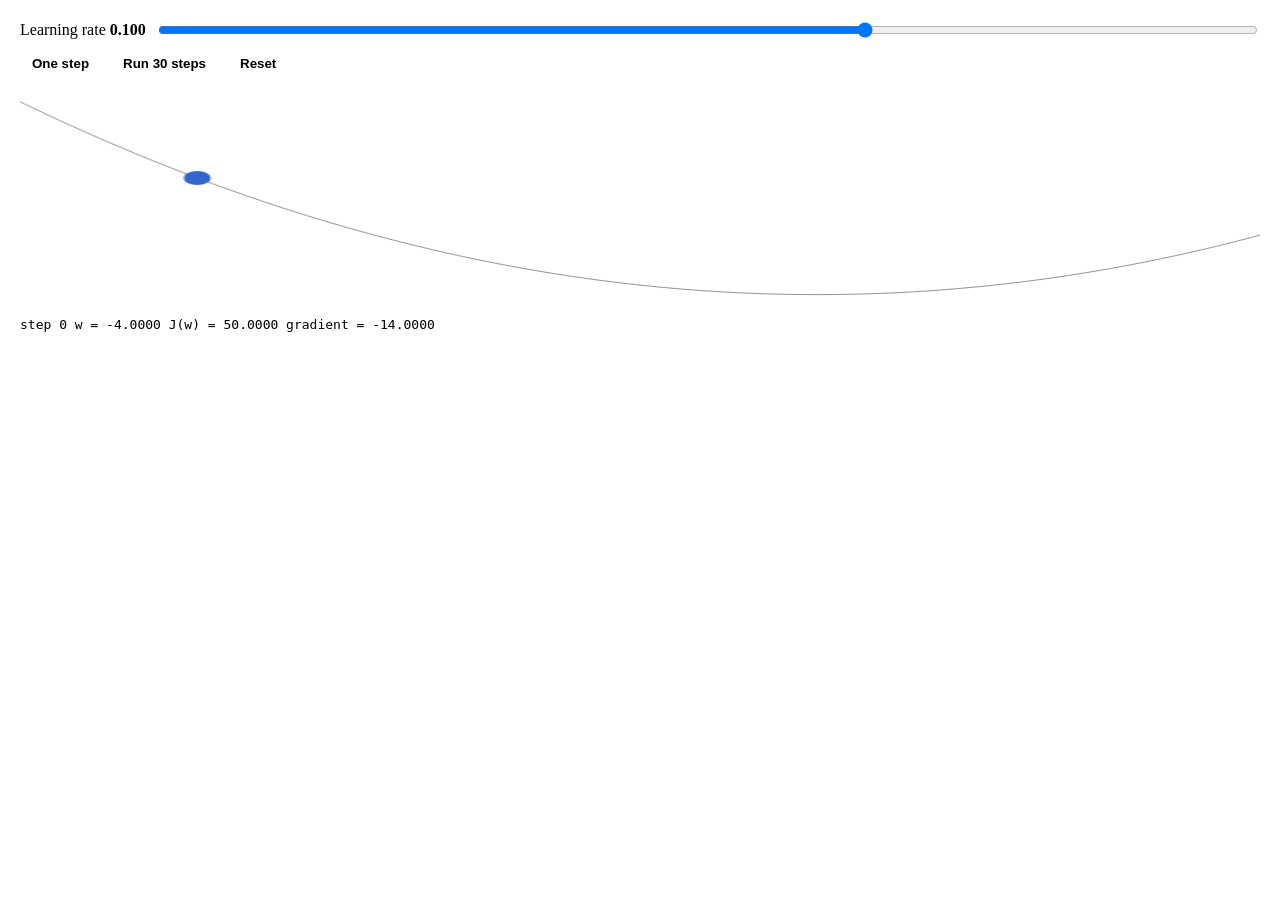
<file: tools/designs/widgets/gradient-descent.html>
<!doctype html><html><head><style>
body{padding:12px;display:flex;flex-direction:column;gap:10px}
canvas{width:100%;height:220px;border:1px solid var(--ck-muted);border-radius:8px;background:var(--ck-bg)}
.row{display:flex;gap:10px;flex-wrap:wrap;align-items:center}
button{padding:6px 12px;border-radius:8px;border:1px solid var(--ck-accent);background:var(--ck-accent);color:var(--ck-bg);cursor:pointer;font-weight:600}
input[type=range]{flex:1;min-width:140px}
#info{font-family:ui-monospace,monospace;font-size:13px;color:var(--ck-muted)}
</style></head><body>
<div class="row"><label for="lr">Learning rate <b id="lrv"></b></label><input id="lr" type="range" min="-3" max="0.1" step="0.05" value="-1"></div>
<div class="row"><button id="step">One step</button><button id="run">Run 30 steps</button><button id="reset">Reset</button></div>
<canvas id="c" width="640" height="220"></canvas>
<div id="info" aria-live="polite"></div>
<script>
// Cost J(w) = (w - 3)^2 + 1 for a one-weight model. Gradient 2(w - 3).
var cv=document.getElementById("c"),g=cv.getContext("2d"),lr=0.1,w=-4,path=[];
var css=getComputedStyle(document.documentElement),acc=css.getPropertyValue("--ck-accent").trim()||"#36c",ink=css.getPropertyValue("--ck-ink").trim()||"#222";
function J(x){return (x-3)*(x-3)+1}
function X(x){return (x+6)/14*cv.width}function Y(j){return cv.height-10-(j/(J(-6)+2))*(cv.height-20)}
function draw(){g.clearRect(0,0,cv.width,cv.height);g.strokeStyle=ink;g.globalAlpha=.5;g.beginPath();for(var x=-6;x<=8;x+=0.05){var px=X(x),py=Y(J(x));x===-6?g.moveTo(px,py):g.lineTo(px,py)}g.stroke();g.globalAlpha=1;
 g.strokeStyle=acc;g.fillStyle=acc;g.beginPath();path.forEach(function(p,i){var px=X(p),py=Y(J(p));i?g.lineTo(px,py):g.moveTo(px,py)});g.stroke();
 path.forEach(function(p){g.beginPath();g.arc(X(p),Y(J(p)),3,0,7);g.fill()});g.beginPath();g.arc(X(w),Y(J(w)),7,0,7);g.fill();
 document.getElementById("info").textContent="step "+(path.length-1)+"   w = "+w.toFixed(4)+"   J(w) = "+J(w).toFixed(4)+"   gradient = "+(2*(w-3)).toFixed(4)+(Math.abs(w)>1e6?"   diverged!":"")}
function step(){w=w-lr*2*(w-3);if(!isFinite(w)||Math.abs(w)>1e9)w=Math.sign(w||1)*1e9;path.push(w);draw()}
function reset(){w=-4;path=[w];draw()}
document.getElementById("lr").oninput=function(e){lr=Math.pow(10,+e.target.value);document.getElementById("lrv").textContent=lr.toFixed(3);reset()};
document.getElementById("step").onclick=step;document.getElementById("reset").onclick=reset;
document.getElementById("run").onclick=function(){var n=0,t=setInterval(function(){step();if(++n>=30)clearInterval(t)},60)};
document.getElementById("lr").oninput({target:document.getElementById("lr")});
</script></body></html>
</file>
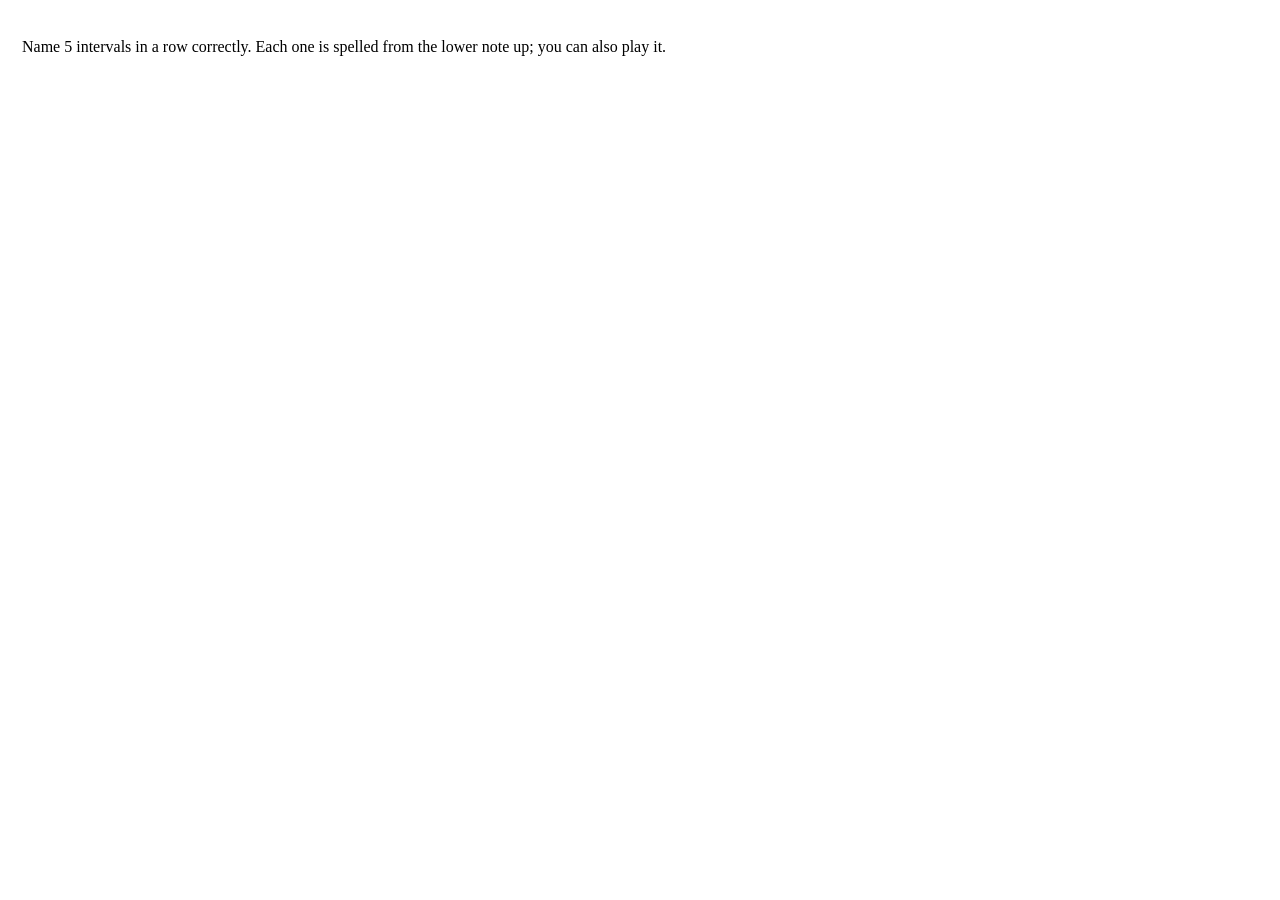
<file: tools/designs/widgets/interval-trainer.html>
<!doctype html><html><head><style>
body{padding:14px;display:flex;flex-direction:column;gap:12px}
.q{font-size:20px;font-weight:700}
.opts{display:grid;grid-template-columns:repeat(auto-fill,minmax(130px,1fr));gap:8px}
button{padding:8px 10px;border-radius:8px;border:1px solid var(--ck-muted);background:var(--ck-bg);color:var(--ck-ink);cursor:pointer}
button.main{background:var(--ck-accent);border-color:var(--ck-accent);color:#fff}
.good{border-color:#1a8f55;background:#1a8f5522}.bad{border-color:#c0392b;background:#c0392b22}
#score{color:var(--ck-muted)}
</style></head><body>
<p>Name 5 intervals in a row correctly. Each one is spelled from the lower note up; you can also play it.</p>
<div class="q" id="q"></div>
<div style="display:flex;gap:8px;flex-wrap:wrap"><button class="main" id="play">Play it</button><span id="score" aria-live="polite"></span></div>
<div class="opts" id="opts"></div>
<script>
var L=["C","D","E","F","G","A","B"],semis=[0,2,4,5,7,9,11];
var IV=[["minor 2nd",1,2],["major 2nd",2,2],["minor 3rd",3,3],["major 3rd",4,3],["perfect 4th",5,4],["tritone",6,4],["perfect 5th",7,5],["minor 6th",8,6],["major 6th",9,6],["minor 7th",10,7],["major 7th",11,7],["octave",12,8]];
var streak=(ck.state&&ck.state.streak)||0,cur=null,ac=null,done=false;
function nm(i,acc){return L[i%7]+(acc>0?"♯":acc<0?"♭":"")}
function make(){var iv=IV[Math.floor(Math.random()*IV.length)],lo=Math.floor(Math.random()*7),hiL=lo+iv[2]-1;
 var loS=semis[lo],hiS=semis[hiL%7]+(hiL>=7?12:0),acc=iv[1]-(hiS-loS);
 if(Math.abs(acc)>1)return make();cur={iv:iv,lo:loS,name:nm(lo,0)+" up to "+nm(hiL,acc)};render()}
function render(){document.getElementById("q").textContent=cur.name+" is a…";var o=document.getElementById("opts");o.innerHTML="";
 IV.forEach(function(v){var b=document.createElement("button");b.textContent=v[0];b.onclick=function(){answer(v,b)};o.appendChild(b)});
 document.getElementById("score").textContent="Streak: "+streak+" of 5"}
function tone(n,t){var o=ac.createOscillator(),g=ac.createGain();o.frequency.value=261.63*Math.pow(2,n/12);o.type="sine";g.gain.setValueAtTime(.25,ac.currentTime+t);g.gain.exponentialRampToValueAtTime(.001,ac.currentTime+t+.9);o.connect(g).connect(ac.destination);o.start(ac.currentTime+t);o.stop(ac.currentTime+t+.9)}
document.getElementById("play").onclick=function(){try{ac=ac||new (window.AudioContext||window.webkitAudioContext)();tone(cur.lo,0);tone(cur.lo+cur.iv[1],.7)}catch(e){}};
function answer(v,b){if(v===cur.iv){b.classList.add("good");streak++;}else{b.classList.add("bad");streak=0;document.getElementById("score").textContent="It was a "+cur.iv[0]+". Streak back to 0.";}
 ck.save({streak:streak});if(streak>=5&&!done){done=true;ck.done(true);document.getElementById("score").textContent="Five in a row. Done!";return}
 setTimeout(make,v===cur.iv?500:1600)}
make();
</script></body></html>
</file>
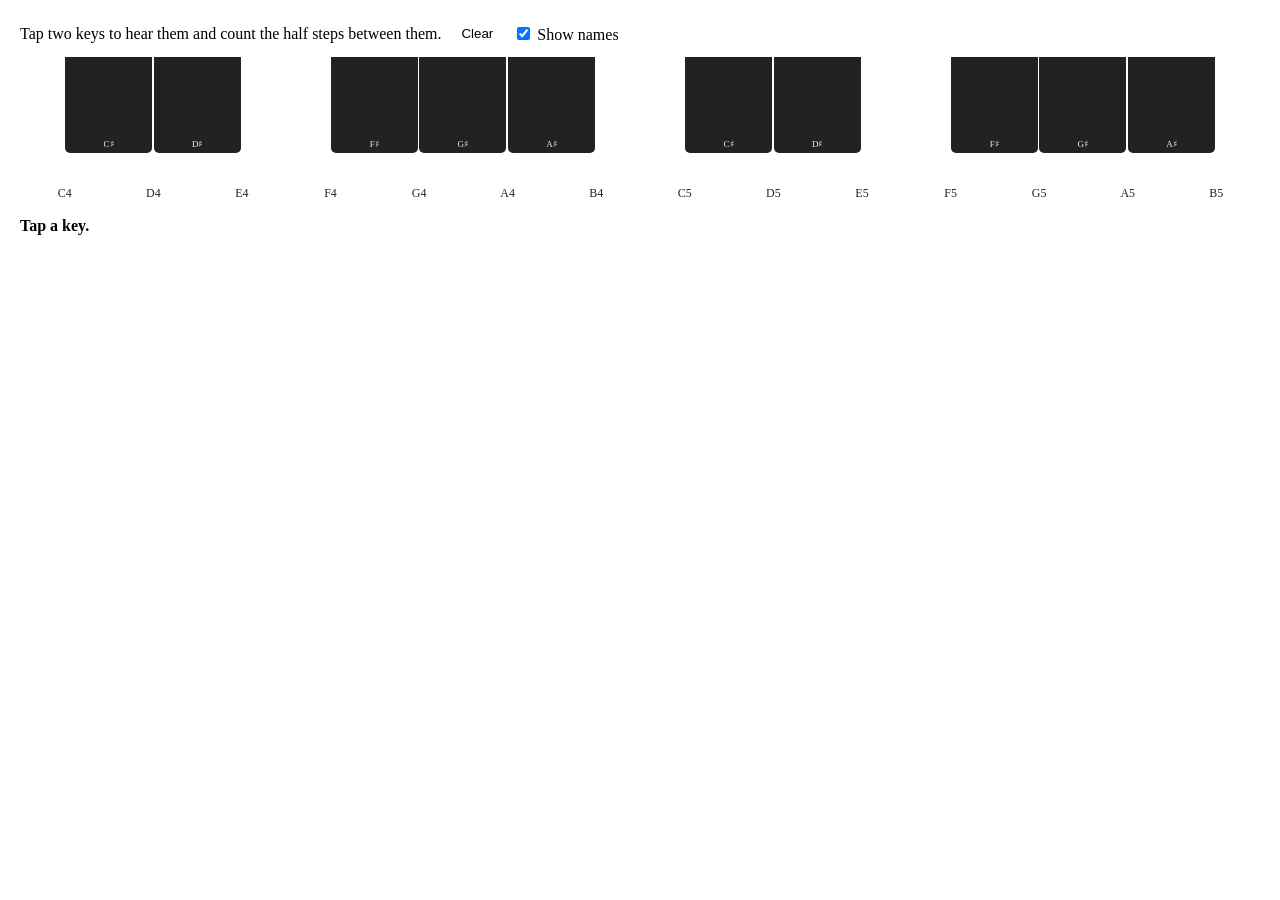
<file: tools/designs/widgets/keyboard.html>
<!doctype html><html><head><style>
body{padding:12px;display:flex;flex-direction:column;gap:10px}
.kb{position:relative;height:150px;display:flex;user-select:none;touch-action:manipulation}
.w{flex:1;border:1px solid var(--ck-muted);border-radius:0 0 6px 6px;background:#fff;color:#222;display:flex;align-items:flex-end;justify-content:center;padding-bottom:6px;font-size:12px;cursor:pointer;margin-right:-1px}
.b{position:absolute;top:0;width:7%;height:92px;background:#222;color:#eee;border-radius:0 0 5px 5px;z-index:2;cursor:pointer;display:flex;align-items:flex-end;justify-content:center;font-size:9px;padding-bottom:4px}
.on{background:var(--ck-accent)!important;color:#fff!important}
.row{display:flex;gap:8px;flex-wrap:wrap;align-items:center}
button{padding:6px 12px;border-radius:8px;border:1px solid var(--ck-accent);background:var(--ck-surface);color:var(--ck-ink);cursor:pointer}
#out{min-height:1.5em;font-weight:600}
</style></head><body>
<div class="row"><span>Tap two keys to hear them and count the half steps between them.</span><button id="clear">Clear</button><label><input type="checkbox" id="names" checked> Show names</label></div>
<div class="kb" id="kb"></div>
<div id="out" aria-live="polite">Tap a key.</div>
<script>
var names=["C","C♯/D♭","D","D♯/E♭","E","F","F♯/G♭","G","G♯/A♭","A","A♯/B♭","B"];
var whites=[0,2,4,5,7,9,11],blackPos={1:1,3:2,6:4,8:5,10:6};
var kb=document.getElementById("kb"),out=document.getElementById("out"),picked=[],ac=null,els={};
function freq(n){return 261.63*Math.pow(2,n/12)}
function play(n){try{ac=ac||new (window.AudioContext||window.webkitAudioContext)();var o=ac.createOscillator(),g=ac.createGain();o.type="triangle";o.frequency.value=freq(n);g.gain.setValueAtTime(0.25,ac.currentTime);g.gain.exponentialRampToValueAtTime(0.001,ac.currentTime+1.2);o.connect(g).connect(ac.destination);o.start();o.stop(ac.currentTime+1.2)}catch(e){}}
function label(n){return names[n%12].split("/")[0]+(4+Math.floor(n/12))}
for(var oct=0;oct<2;oct++){whites.forEach(function(s){var n=oct*12+s,d=document.createElement("div");d.className="w";d.dataset.n=n;d.textContent=label(n);kb.appendChild(d);els[n]=d})}
for(var oct2=0;oct2<2;oct2++){Object.keys(blackPos).forEach(function(s){var n=oct2*12+ +s,d=document.createElement("div");d.className="b";d.dataset.n=n;d.style.left=((oct2*7+blackPos[s])/14*100-3.5)+"%";d.textContent=names[s].split("/")[0];kb.appendChild(d);els[n]=d})}
kb.addEventListener("click",function(e){var n=e.target.dataset.n;if(n==null)return;n=+n;play(n);if(picked.length===2){picked.forEach(function(p){els[p].classList.remove("on")});picked=[]}
picked.push(n);els[n].classList.add("on");
if(picked.length===1)out.textContent=label(n)+" — tap a second key.";
else{var d=Math.abs(picked[1]-picked[0]);out.textContent=label(picked[0])+" to "+label(picked[1])+": "+d+" half step"+(d===1?"":"s")+(d===12?" (an octave)":d===2?" (a whole step)":"")+".";setTimeout(function(){play(picked[1])},10)}
ck.save({last:picked})});
document.getElementById("clear").onclick=function(){picked.forEach(function(p){els[p].classList.remove("on")});picked=[];out.textContent="Tap a key."};
document.getElementById("names").onchange=function(e){kb.querySelectorAll(".w").forEach(function(w){w.style.color=e.target.checked?"#222":"transparent"})};
</script></body></html>
</file>
